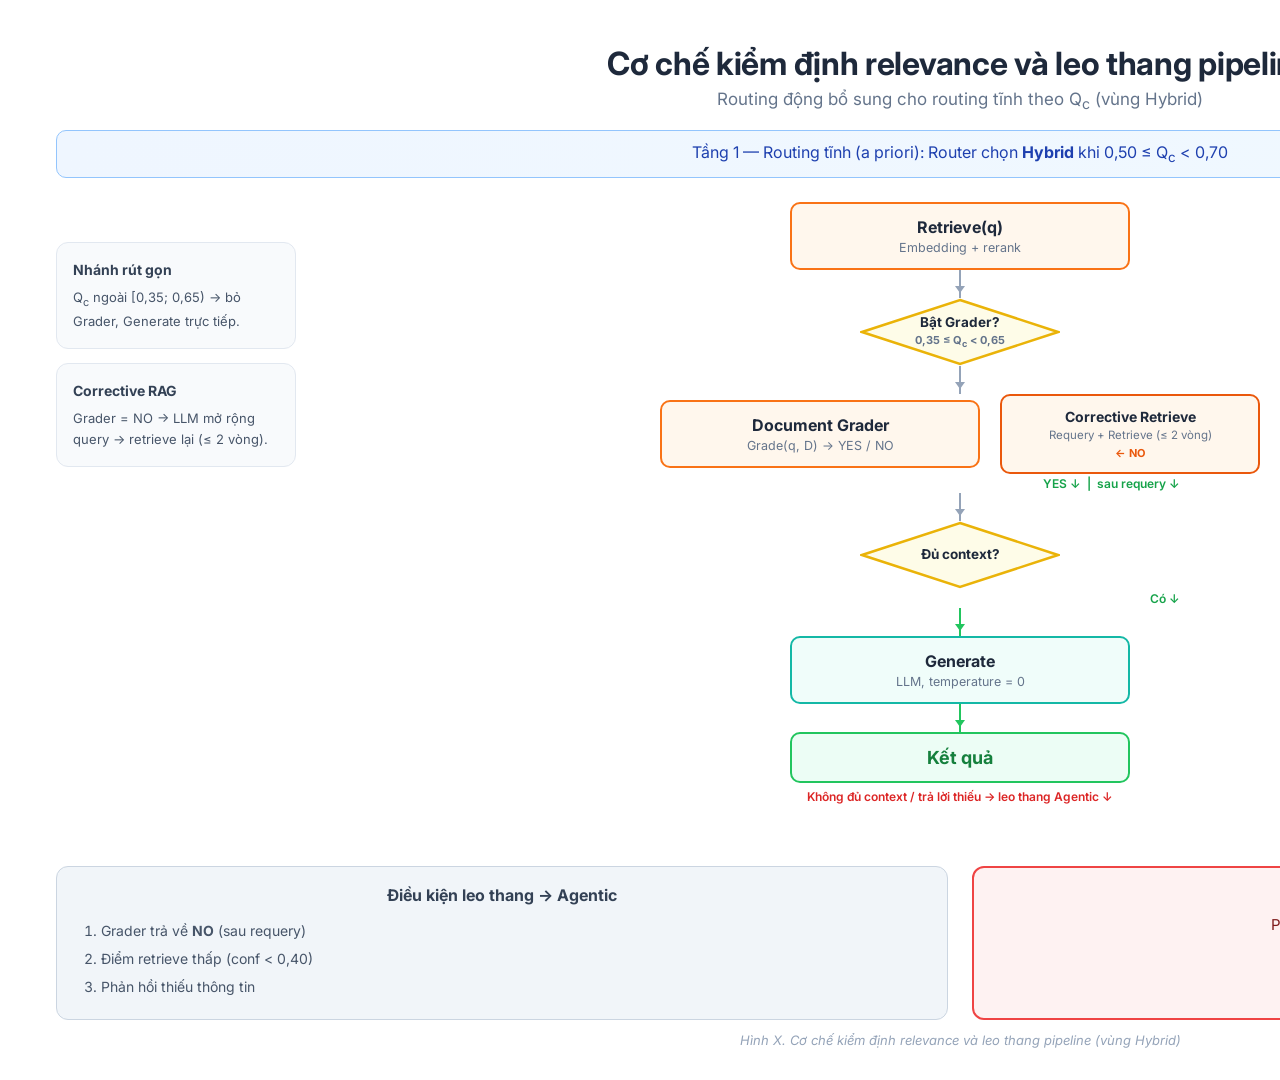
<file: assets/slide3_grader_escalation.html>
<!DOCTYPE html>
<html lang="vi">
<head>
<meta charset="UTF-8">
<title>Slide 3</title>
<style>
  @import url('https://fonts.googleapis.com/css2?family=Inter:wght@400;600;700&display=swap');
  * { box-sizing: border-box; margin: 0; padding: 0; }
  body {
    width: 1920px; height: 1080px; background: #fff;
    font-family: 'Inter', 'Segoe UI', sans-serif; color: #1e293b;
  }
  .slide { padding: 44px 56px 32px; height: 1080px; display: flex; flex-direction: column; }

  h1 { text-align: center; font-size: 32px; font-weight: 700; letter-spacing: -0.3px; }
  .sub { text-align: center; font-size: 17px; color: #64748b; margin: 6px 0 18px; }
  .banner {
    background: linear-gradient(90deg, #eff6ff, #f0f9ff);
    border: 1.5px solid #93c5fd; border-radius: 10px;
    text-align: center; padding: 11px 20px; font-size: 16px; color: #1e40af; margin-bottom: 24px;
  }

  .main { flex: 1; display: grid; grid-template-columns: 240px 1fr 240px; gap: 20px; align-items: start; }

  .aside { display: flex; flex-direction: column; gap: 14px; padding-top: 40px; }
  .card {
    background: #f8fafc; border: 1.5px solid #e2e8f0; border-radius: 12px;
    padding: 16px; font-size: 13px; line-height: 1.6; color: #475569;
  }
  .card b { display: block; font-size: 14px; color: #334155; margin-bottom: 6px; }
  .card.red { background: #fef2f2; border-color: #fecaca; }
  .card.red b { color: #991b1b; }

  /* ── flow column ── */
  .flow { display: flex; flex-direction: column; align-items: center; }

  .node {
    width: 340px; border-radius: 10px; padding: 13px 18px; text-align: center;
    border: 2px solid; background: #fff;
  }
  .node .n { font-size: 16px; font-weight: 700; }
  .node .d { font-size: 12.5px; color: #64748b; margin-top: 3px; }

  .n-orange { background: #fff7ed; border-color: #f97316; }
  .n-teal   { background: #f0fdfa; border-color: #14b8a6; }
  .n-green  { background: #ecfdf5; border-color: #22c55e; }
  .n-green .n { color: #15803d; font-size: 18px; }

  .decision {
    width: 200px; height: 68px; position: relative;
    display: flex; align-items: center; justify-content: center;
  }
  .decision svg { position: absolute; inset: 0; }
  .decision span { position: relative; z-index: 1; font-size: 13.5px; font-weight: 700; text-align: center; line-height: 1.25; }

  .arrow { width: 2px; height: 28px; background: #94a3b8; position: relative; }
  .arrow::after {
    content: ''; position: absolute; bottom: 0; left: 50%; transform: translateX(-50%);
    border: 5px solid transparent; border-top: 7px solid #94a3b8;
  }
  .arrow.g { background: #22c55e; }
  .arrow.g::after { border-top-color: #22c55e; }

  .tag { font-size: 12px; font-weight: 600; color: #16a34a; margin: 2px 0 2px 180px; width: 340px; text-align: right; padding-right: 40px; }

  .grader-row {
    display: flex; align-items: center; justify-content: center; gap: 20px; width: 100%;
  }
  .grader-row .node { width: 320px; }
  .side-node {
    width: 260px; border-radius: 10px; padding: 12px 14px; text-align: center;
    background: #fff7ed; border: 2px solid #ea580c;
  }
  .side-node .n { font-size: 14px; font-weight: 700; }
  .side-node .d { font-size: 11.5px; color: #64748b; margin-top: 3px; }
  .no-tag { font-size: 11px; font-weight: 700; color: #ea580c; margin-top: 4px; }

  .foot {
    display: grid; grid-template-columns: 1fr 1fr; gap: 24px; margin-top: 18px;
  }
  .foot-l {
    background: #f1f5f9; border: 1.5px solid #cbd5e1; border-radius: 12px; padding: 18px 24px;
  }
  .foot-l h3 { font-size: 16px; font-weight: 700; text-align: center; margin-bottom: 12px; color: #334155; }
  .foot-l ol { padding-left: 20px; font-size: 14px; line-height: 2; color: #475569; }

  .foot-r {
    background: #fef2f2; border: 2.5px solid #ef4444; border-radius: 12px;
    padding: 18px 24px; text-align: center;
  }
  .foot-r h3 { font-size: 18px; font-weight: 700; color: #991b1b; margin-bottom: 8px; }
  .foot-r p { font-size: 15px; color: #7f1d1d; margin-bottom: 6px; }
  .foot-r small { font-size: 13px; font-weight: 700; color: #991b1b; }

  .cap { text-align: center; font-size: 13px; color: #94a3b8; font-style: italic; margin-top: 12px; }
  .warn { font-size: 12px; color: #dc2626; font-weight: 600; margin-top: 6px; text-align: center; }
</style>
</head>
<body>
<div class="slide">
  <h1>Cơ chế kiểm định relevance và leo thang pipeline</h1>
  <p class="sub">Routing động bổ sung cho routing tĩnh theo Q<sub>c</sub> (vùng Hybrid)</p>
  <div class="banner">Tầng 1 — Routing tĩnh (a priori): Router chọn <b>Hybrid</b> khi 0,50 ≤ Q<sub>c</sub> &lt; 0,70</div>

  <div class="main">
    <div class="aside">
      <div class="card">
        <b>Nhánh rút gọn</b>
        Q<sub>c</sub> ngoài [0,35; 0,65) → bỏ Grader, Generate trực tiếp.
      </div>
      <div class="card">
        <b>Corrective RAG</b>
        Grader = NO → LLM mở rộng query → retrieve lại (≤ 2 vòng).
      </div>
    </div>

    <div class="flow">
      <div class="node n-orange">
        <div class="n">Retrieve(q)</div>
        <div class="d">Embedding + rerank</div>
      </div>
      <div class="arrow"></div>

      <div class="decision">
        <svg viewBox="0 0 200 68"><polygon points="100,2 198,34 100,66 2,34" fill="#fefce8" stroke="#eab308" stroke-width="2.5"/></svg>
        <span>Bật Grader?<br><small style="font-size:11px;color:#64748b">0,35 ≤ Q<sub>c</sub> &lt; 0,65</small></span>
      </div>
      <div class="arrow"></div>

      <div class="grader-row">
        <div class="node n-orange">
          <div class="n">Document Grader</div>
          <div class="d">Grade(q, D) → YES / NO</div>
        </div>
        <div class="side-node">
          <div class="n">Corrective Retrieve</div>
          <div class="d">Requery + Retrieve (≤ 2 vòng)</div>
          <div class="no-tag">← NO</div>
        </div>
      </div>
      <div class="tag">YES ↓ &nbsp;|&nbsp; sau requery ↓</div>
      <div class="arrow"></div>

      <div class="decision">
        <svg viewBox="0 0 200 68"><polygon points="100,2 198,34 100,66 2,34" fill="#fefce8" stroke="#eab308" stroke-width="2.5"/></svg>
        <span>Đủ context?</span>
      </div>
      <div class="tag">Có ↓</div>
      <div class="arrow g"></div>

      <div class="node n-teal">
        <div class="n">Generate</div>
        <div class="d">LLM, temperature = 0</div>
      </div>
      <div class="arrow g"></div>

      <div class="node n-green">
        <div class="n">Kết quả</div>
      </div>
      <p class="warn">Không đủ context / trả lời thiếu → leo thang Agentic ↓</p>
    </div>

    <div class="aside">
      <div class="card red">
        <b>Leo thang (Tầng 2)</b>
        Khi kiểm tra thất bại → chuyển sang Agentic RAG (Plan + Retrieve × N + Grade + Generate).
      </div>
    </div>
  </div>

  <div class="foot">
    <div class="foot-l">
      <h3>Điều kiện leo thang → Agentic</h3>
      <ol>
        <li>Grader trả về <b>NO</b> (sau requery)</li>
        <li>Điểm retrieve thấp (conf &lt; 0,40)</li>
        <li>Phản hồi thiếu thông tin</li>
      </ol>
    </div>
    <div class="foot-r">
      <h3>Leo thang → Agentic RAG</h3>
      <p>Plan → Retrieve × N → Grade → Generate</p>
      <small>Tầng 2 — Routing động (a posteriori)</small>
    </div>
  </div>
  <p class="cap">Hình X. Cơ chế kiểm định relevance và leo thang pipeline (vùng Hybrid)</p>
</div>
</body>
</html>
</file>
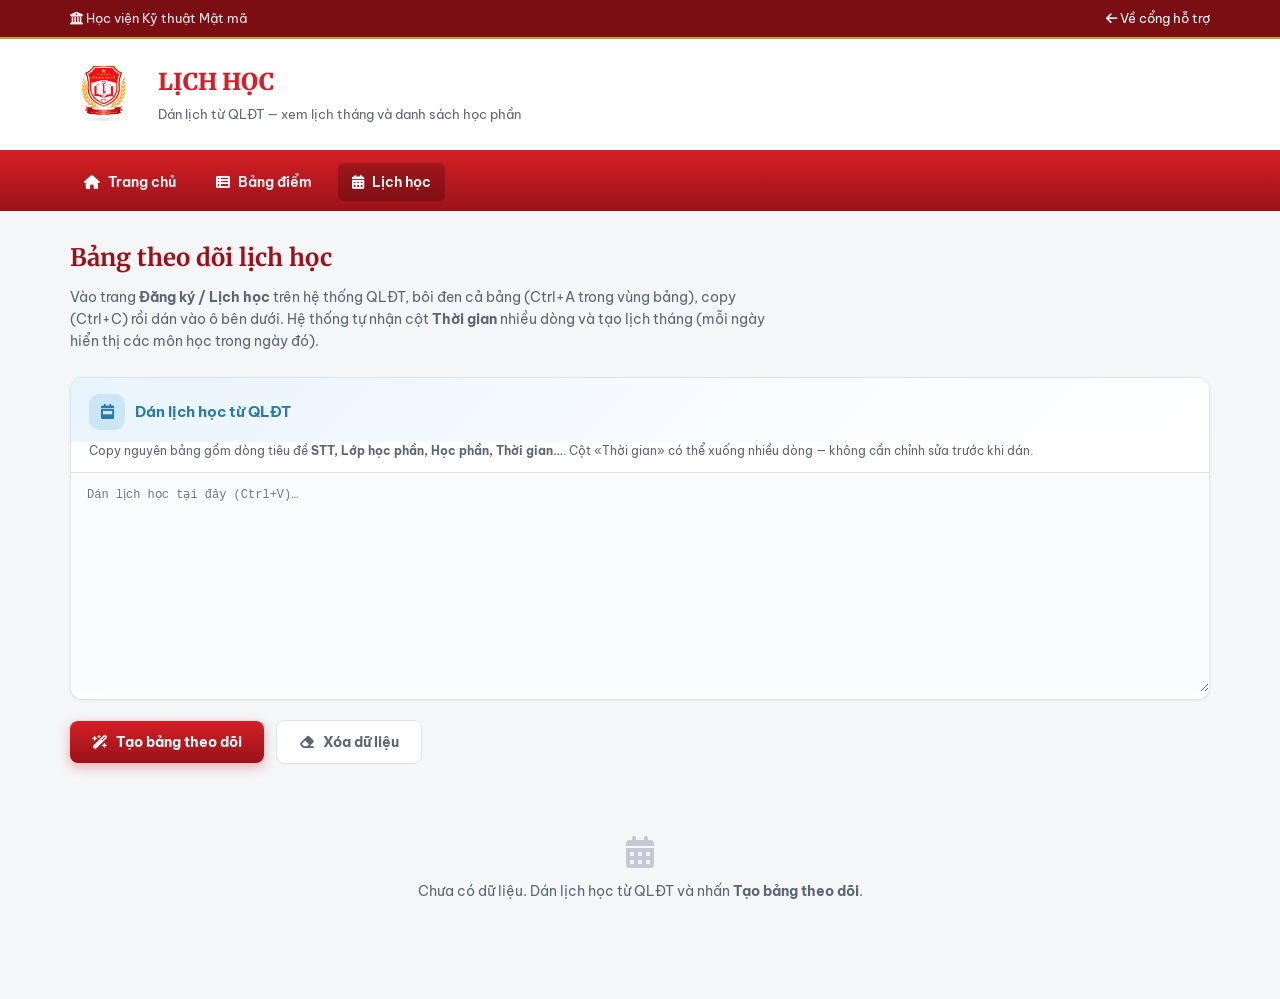
<file: static/lich-hoc.html>
<!DOCTYPE html>
<html lang="vi">
<head>
  <meta charset="UTF-8">
  <meta name="viewport" content="width=device-width, initial-scale=1.0">
  <title>Lịch học — Học viện Kỹ thuật Mật mã</title>
  <link rel="preconnect" href="https://fonts.googleapis.com">
  <link rel="preconnect" href="https://fonts.gstatic.com" crossorigin>
  <link href="https://fonts.googleapis.com/css2?family=Be+Vietnam+Pro:wght@400;500;600;700&family=Merriweather:wght@700;900&display=swap" rel="stylesheet">
  <link rel="stylesheet" href="https://cdnjs.cloudflare.com/ajax/libs/font-awesome/6.5.0/css/all.min.css">
  <style>
    :root {
      --kma-red: #d41f26;
      --kma-red-dark: #9a1218;
      --kma-red-deep: #7a0e13;
      --kma-blue: #3d9fd4;
      --kma-blue-dark: #2a7aab;
      --kma-gold: #c9a227;
      --bg: #f4f6f8;
      --surface: #ffffff;
      --text: #1a1f26;
      --muted: #5c6573;
      --border: #dde3ea;
      --shadow-sm: 0 1px 3px rgba(26, 31, 38, 0.06);
      --shadow-md: 0 8px 24px rgba(26, 31, 38, 0.08);
      --font: 'Be Vietnam Pro', system-ui, sans-serif;
      --font-display: 'Merriweather', Georgia, serif;
      --ease: cubic-bezier(0.22, 1, 0.36, 1);
    }
    *, *::before, *::after { box-sizing: border-box; margin: 0; padding: 0; }
    body { font-family: var(--font); font-size: 15px; line-height: 1.6; color: var(--text); background: var(--bg); }
    a { color: var(--kma-red); text-decoration: none; }
    a:hover { color: var(--kma-red-dark); }
    .wrap { width: min(1140px, 94vw); margin: 0 auto; }

    .top-bar {
      background: var(--kma-red-deep);
      color: rgba(255,255,255,0.92);
      font-size: 13px;
      border-bottom: 2px solid var(--kma-gold);
    }
    .top-bar .wrap { display: flex; justify-content: space-between; padding: 8px 0; flex-wrap: wrap; gap: 8px; }
    .top-bar a { color: #fff; }

    .brand-header {
      background: var(--surface);
      border-bottom: 3px solid var(--kma-red);
      box-shadow: var(--shadow-sm);
    }
    .brand-inner { display: flex; align-items: center; gap: 20px; padding: 16px 0; }
    .brand-inner img { height: 72px; width: auto; }
    .brand-inner h1 {
      font-family: var(--font-display);
      font-size: clamp(1rem, 2.5vw, 1.45rem);
      font-weight: 900;
      color: var(--kma-red);
      text-transform: uppercase;
    }
    .brand-inner .sub { font-size: 13px; color: var(--muted); margin-top: 4px; }

    .page-nav {
      background: linear-gradient(180deg, var(--kma-red) 0%, var(--kma-red-dark) 100%);
    }
    .page-nav .wrap {
      display: flex; align-items: center; gap: 12px;
      padding: 10px 0; flex-wrap: wrap;
    }
    .page-nav a, .page-nav .active {
      color: #fff; font-size: 14px; font-weight: 600;
      padding: 8px 14px; border-radius: 6px;
      display: inline-flex; align-items: center; gap: 8px;
    }
    .page-nav a:hover { background: rgba(0,0,0,0.15); }
    .page-nav .active { background: rgba(0,0,0,0.22); }

    main { padding: 28px 0 48px; }
    .page-title { margin-bottom: 24px; }
    .page-title h2 {
      font-family: var(--font-display);
      font-size: 1.5rem;
      color: var(--kma-red-dark);
      margin-bottom: 8px;
    }
    .page-title p { color: var(--muted); font-size: 14px; max-width: 720px; }

    .paste-card {
      background: var(--surface);
      border: 1px solid var(--border);
      border-radius: 12px;
      box-shadow: var(--shadow-sm);
      overflow: hidden;
      margin-bottom: 20px;
    }
    .paste-card .head {
      padding: 16px 18px 12px;
      font-weight: 700;
      font-size: 15px;
      display: flex;
      align-items: center;
      gap: 10px;
      background: linear-gradient(135deg, #e8f4fc 0%, #f8fbff 55%, #fff 100%);
      color: var(--kma-blue-dark);
    }
    .paste-card .head i {
      width: 36px; height: 36px; border-radius: 10px;
      background: rgba(61, 159, 212, 0.18);
      color: var(--kma-blue-dark);
      display: inline-flex; align-items: center; justify-content: center;
    }
    .paste-card .hint {
      padding: 0 18px 12px;
      font-size: 12px;
      color: var(--muted);
      line-height: 1.55;
    }
    .paste-card textarea {
      width: 100%;
      min-height: 220px;
      border: none;
      border-top: 1px solid var(--border);
      padding: 14px 16px;
      font-family: Consolas, 'Cascadia Code', monospace;
      font-size: 12px;
      line-height: 1.45;
      resize: vertical;
      outline: none;
      background: #fafcfd;
    }
    .paste-card textarea:focus {
      background: #fff;
      box-shadow: inset 0 0 0 2px rgba(61, 159, 212, 0.4);
    }

    .actions-bar {
      display: flex; flex-wrap: wrap; gap: 12px; align-items: center;
      margin-bottom: 24px;
    }
    .btn {
      font-family: inherit; font-weight: 700; font-size: 14px;
      padding: 12px 22px; border-radius: 8px; border: none; cursor: pointer;
      display: inline-flex; align-items: center; gap: 8px;
    }
    .btn-primary {
      background: linear-gradient(180deg, var(--kma-red) 0%, var(--kma-red-dark) 100%);
      color: #fff;
      box-shadow: 0 4px 12px rgba(212, 31, 38, 0.35);
    }
    .btn-ghost {
      background: var(--surface);
      color: var(--muted);
      border: 1px solid var(--border);
    }
    .parse-error {
      flex: 1 1 100%;
      padding: 12px 14px;
      background: #fef2f2;
      border: 1px solid #fecaca;
      border-radius: 8px;
      color: #b91c1c;
      font-size: 13px;
    }

    .stats-strip {
      display: grid;
      grid-template-columns: repeat(auto-fit, minmax(180px, 1fr));
      gap: 14px;
      margin-bottom: 24px;
    }
    .stat-cell {
      background: var(--surface);
      border: 1px solid var(--border);
      border-radius: 10px;
      padding: 16px 18px;
      display: flex;
      gap: 14px;
      align-items: center;
    }
    .stat-cell .val { font-size: 1.5rem; font-weight: 800; color: var(--kma-red-dark); }
    .stat-cell .lbl { font-size: 12px; color: var(--muted); }

    .result-panel {
      background: var(--surface);
      border: 1px solid var(--border);
      border-radius: 12px;
      box-shadow: var(--shadow-sm);
      margin-bottom: 24px;
      overflow: hidden;
    }
    .result-panel-head {
      padding: 16px 18px;
      border-bottom: 1px solid var(--border);
      display: flex;
      flex-wrap: wrap;
      gap: 12px;
      align-items: center;
      justify-content: space-between;
    }
    .result-panel-head h3 {
      font-size: 1rem;
      color: var(--kma-red-dark);
      display: flex;
      align-items: center;
      gap: 8px;
    }
    .week-controls {
      display: flex;
      flex-wrap: wrap;
      gap: 12px;
      align-items: center;
      font-size: 13px;
    }
    .week-controls select {
      font-family: inherit;
      padding: 8px 12px;
      border-radius: 6px;
      border: 1px solid var(--border);
      min-width: 240px;
    }
    .week-controls label { display: inline-flex; align-items: center; gap: 6px; cursor: pointer; }

    .table-scroll { overflow: auto; max-height: 480px; }
    table.data-table {
      width: 100%;
      border-collapse: collapse;
      font-size: 13px;
    }
    table.data-table th, table.data-table td {
      border: 1px solid var(--border);
      padding: 10px 12px;
      vertical-align: top;
      text-align: left;
    }
    table.data-table th {
      background: #e8e4f4;
      font-weight: 700;
      position: sticky;
      top: 0;
      z-index: 1;
    }
    table.data-table .col-stt { width: 48px; text-align: center; }
    table.data-table .col-num { text-align: center; width: 56px; }
    table.data-table .col-name .sub {
      display: block;
      font-size: 11px;
      color: var(--muted);
      font-weight: 400;
      margin-top: 4px;
    }

    .month-cal {
      padding: 16px 18px 20px;
      background: linear-gradient(165deg, #f8f9fb 0%, #eef1f5 45%, #f5f6f8 100%);
      border-radius: 0 0 12px 12px;
    }
    .month-cal-toolbar {
      display: flex;
      flex-wrap: wrap;
      align-items: center;
      justify-content: space-between;
      gap: 12px;
      margin-bottom: 16px;
    }
    .cal-selected-label {
      font-size: 15px;
      font-weight: 600;
      color: var(--text);
      letter-spacing: -0.02em;
    }
    .month-cal-nav {
      display: flex;
      align-items: center;
      gap: 12px;
    }
    .month-cal-nav button {
      width: 36px;
      height: 36px;
      border: none;
      border-radius: 50%;
      background: rgba(255,255,255,0.85);
      color: var(--text);
      cursor: pointer;
      display: inline-flex;
      align-items: center;
      justify-content: center;
      box-shadow: var(--shadow-sm);
      transition: background 0.15s;
    }
    .month-cal-nav button:hover { background: #fff; }
    #cal-month-title {
      font-weight: 700;
      font-size: 15px;
      min-width: 110px;
      text-align: center;
    }
    .btn-today {
      font-family: inherit;
      font-size: 12px;
      font-weight: 600;
      padding: 6px 12px;
      border-radius: 6px;
      border: 1px solid var(--border);
      background: #fff;
      cursor: pointer;
      color: var(--muted);
    }
    .btn-today:hover { color: var(--kma-red); border-color: var(--kma-red); }
    .month-cal-weekdays {
      display: grid;
      grid-template-columns: repeat(7, 1fr);
      text-align: center;
      font-size: 12px;
      font-weight: 700;
      color: var(--muted);
      margin-bottom: 8px;
      padding: 0 2px;
    }
    .month-cal-grid {
      display: grid;
      grid-template-columns: repeat(7, 1fr);
      gap: 6px;
    }
    .month-cell {
      position: relative;
      min-height: 96px;
      background: rgba(255,255,255,0.55);
      border-radius: 12px;
      padding: 28px 6px 6px;
      cursor: pointer;
      transition: background 0.15s, box-shadow 0.15s;
      border: 1px solid transparent;
    }
    .month-cell:hover { background: #fff; }
    .month-cell.other-month { opacity: 0.4; }
    .month-cell.is-selected {
      background: #fff;
      border-color: rgba(26, 31, 38, 0.12);
      box-shadow: var(--shadow-sm);
    }
    .month-cell.is-today .month-cell-num {
      background: #fff;
      color: var(--text);
      box-shadow: 0 2px 8px rgba(26, 31, 38, 0.12);
    }
    .month-cell-num {
      position: absolute;
      top: 6px;
      right: 8px;
      width: 28px;
      height: 28px;
      display: inline-flex;
      align-items: center;
      justify-content: center;
      font-size: 13px;
      font-weight: 600;
      color: var(--muted);
      border-radius: 50%;
    }
    .month-cell-events {
      display: flex;
      flex-direction: column;
      gap: 3px;
      overflow: hidden;
    }
    .month-ev {
      font-size: 10px;
      line-height: 1.3;
      padding: 3px 5px;
      border-radius: 4px;
      background: rgba(61, 159, 212, 0.15);
      color: #0c4a6e;
      white-space: nowrap;
      overflow: hidden;
      text-overflow: ellipsis;
    }
    .month-ev.type-th {
      background: rgba(22, 163, 74, 0.14);
      color: #14532d;
    }
    .month-ev-t { opacity: 0.75; font-size: 9px; }
    .month-ev-more {
      font-size: 9px;
      color: var(--muted);
      padding-left: 4px;
    }
    @media (max-width: 720px) {
      .month-cell { min-height: 72px; }
      .month-ev-name { display: none; }
      .month-ev { text-align: center; padding: 2px; }
    }

    .schedule-empty {
      text-align: center;
      padding: 48px 20px;
      color: var(--muted);
      font-size: 14px;
    }
    .schedule-empty i { font-size: 2rem; color: #c4c9d4; margin-bottom: 12px; display: block; }

  </style>
</head>
<body>

<div class="top-bar">
  <div class="wrap">
    <span><i class="fas fa-university"></i> Học viện Kỹ thuật Mật mã</span>
    <a href="/"><i class="fas fa-arrow-left"></i> Về cổng hỗ trợ</a>
  </div>
</div>

<header class="brand-header">
  <div class="wrap brand-inner">
    <a href="/"><img src="/static/logo.png" alt="Logo KMA" width="96" height="96"></a>
    <div>
      <h1>Lịch học</h1>
      <p class="sub">Dán lịch từ QLĐT — xem lịch tháng và danh sách học phần</p>
    </div>
  </div>
</header>

<nav class="page-nav" aria-label="Điều hướng">
  <div class="wrap">
    <a href="/"><i class="fas fa-home"></i> Trang chủ</a>
    <a href="/bang-diem"><i class="fas fa-table-list"></i> Bảng điểm</a>
    <span class="active"><i class="fas fa-calendar-days"></i> Lịch học</span>
  </div>
</nav>

<main>
  <div class="wrap">
    <div class="page-title">
      <h2>Bảng theo dõi lịch học</h2>
      <p>
        Vào trang <strong>Đăng ký / Lịch học</strong> trên hệ thống QLĐT, bôi đen cả bảng (Ctrl+A trong vùng bảng),
        copy (Ctrl+C) rồi dán vào ô bên dưới. Hệ thống tự nhận cột <strong>Thời gian</strong> nhiều dòng và tạo
        lịch tháng (mỗi ngày hiển thị các môn học trong ngày đó).
      </p>
    </div>

    <div class="paste-card">
      <div class="head"><i class="fas fa-calendar-week"></i> Dán lịch học từ QLĐT</div>
      <p class="hint">
        Copy nguyên bảng gồm dòng tiêu đề <strong>STT, Lớp học phần, Học phần, Thời gian…</strong>.
        Cột «Thời gian» có thể xuống nhiều dòng — không cần chỉnh sửa trước khi dán.
      </p>
      <textarea id="paste-schedule" placeholder="Dán lịch học tại đây (Ctrl+V)…" spellcheck="false"></textarea>
    </div>

    <div class="actions-bar">
      <button type="button" class="btn btn-primary" id="btn-parse">
        <i class="fas fa-wand-magic-sparkles"></i> Tạo bảng theo dõi
      </button>
      <button type="button" class="btn btn-ghost" id="btn-clear">
        <i class="fas fa-eraser"></i> Xóa dữ liệu
      </button>
      <div id="parse-error" class="parse-error" hidden></div>
    </div>

    <div id="schedule-empty" class="schedule-empty">
      <i class="fas fa-calendar-days"></i>
      Chưa có dữ liệu. Dán lịch học từ QLĐT và nhấn <strong>Tạo bảng theo dõi</strong>.
    </div>

    <div id="schedule-result" hidden>
      <div class="stats-strip">
        <div class="stat-cell">
          <div>
            <div class="lbl">Số học phần</div>
            <div class="val" id="stat-courses">—</div>
          </div>
        </div>
        <div class="stat-cell">
          <div>
            <div class="lbl">Tổng tín chỉ (ước)</div>
            <div class="val" id="stat-credits">—</div>
          </div>
        </div>
      </div>

      <div class="result-panel">
        <div class="result-panel-head">
          <h3><i class="fas fa-list"></i> Danh sách học phần</h3>
        </div>
        <div class="table-scroll">
          <table class="data-table" aria-label="Danh sách học phần">
            <thead>
              <tr>
                <th class="col-stt">STT</th>
                <th class="col-name">Học phần</th>
                <th>Lịch (tóm tắt)</th>
                <th>Địa điểm</th>
                <th>Giảng viên</th>
                <th class="col-num">TC</th>
              </tr>
            </thead>
            <tbody id="course-tbody"></tbody>
          </table>
        </div>
      </div>

      <div class="result-panel month-panel">
        <div class="result-panel-head">
          <h3><i class="fas fa-calendar"></i> Lịch tháng</h3>
        </div>
        <div class="month-cal">
          <div class="month-cal-toolbar">
            <div id="cal-selected-label" class="cal-selected-label">—</div>
            <div class="month-cal-nav">
              <button type="button" id="btn-cal-prev" aria-label="Tháng trước"><i class="fas fa-chevron-left"></i></button>
              <span id="cal-month-title">Tháng 1/2026</span>
              <button type="button" id="btn-cal-next" aria-label="Tháng sau"><i class="fas fa-chevron-right"></i></button>
              <button type="button" class="btn-today" id="btn-cal-today">Hôm nay</button>
            </div>
          </div>
          <div class="month-cal-weekdays" aria-hidden="true">
            <span>CN</span><span>T2</span><span>T3</span><span>T4</span><span>T5</span><span>T6</span><span>T7</span>
          </div>
          <div id="month-cal-grid" class="month-cal-grid" role="grid" aria-label="Lịch học theo tháng"></div>
        </div>
      </div>
    </div>

  </div>
</main>

<script src="/static/js/lich-hoc.js"></script>
</body>
</html>
</file>
